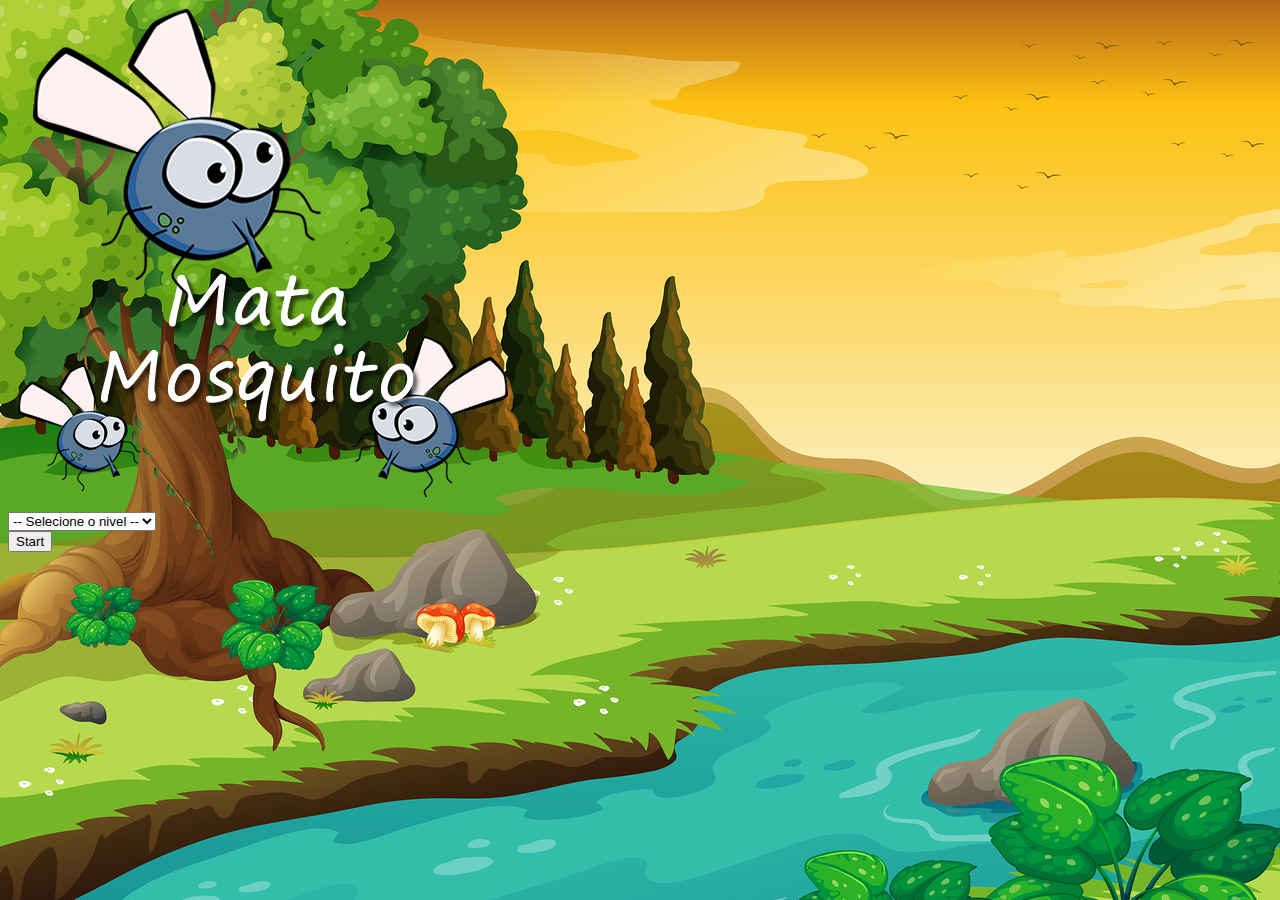
<file: PROJETO #8 - JOGO MATA MOSQUITO/index.html>
<!DOCTYPE html>
<html lang="en">

<head>
    <meta charset="UTF-8">
    <meta http-equiv="X-UA-Compatible" content="IE=edge">
    <meta name="viewport" content="width=device-width, initial-scale=1.0">
    <!-- CSS only --> 
    <link href="https://cdn.jsdelivr.net/npm/bootstrap@5.1.3/dist/css/bootstrap.min.css" rel="stylesheet"
        integrity="sha384-1BmE4kWBq78iYhFldvKuhfTAU6auU8tT94WrHftjDbrCEXSU1oBoqyl2QvZ6jIW3" crossorigin="anonymous">
    <link rel="stylesheet" href="style.css">
    <title>Document</title>

    <script>
        function iniciarJogo() {
            var nivel = document.getElementById('nivel').value

            if (nivel === '') {
                alert('Selecione um nivel para iniciar')
                return false
            }

            window.location.href = "app.html?" + nivel
        }
    </script>
</head>

<body>
    <div class="container">
        <div class="row">
            <div class="col">
                <div class="d-flex justify-content-center">
                    <img src="img/game.png" alt="">
                </div>
            </div>
        </div>

        <div class="row">
            <div class="col">
                <div class="d-flex justify-content-center">
                    <div class="mb-2">
                        <select name="" id="nivel" class="form-control">
                            <option value="">-- Selecione o nivel --</option>
                            <option id="normal" value="normal">Normal</option>
                            <option id="dificil" value="dificil">Dificil</option>
                            <option id="deuruim" value="deuruim">Deus dos deuses</option>
                        </select>
                    </div>
                </div>
            </div>
        </div>
        
        <div class="row">
            <div class="col">
                <div class="d-flex justify-content-center">
                    <button type="button" class="btn btn-danger btn-lg" onclick="iniciarJogo()">Start</button>
                </div>
            </div>
        </div>
    </div>
</body>

</html>
</file>
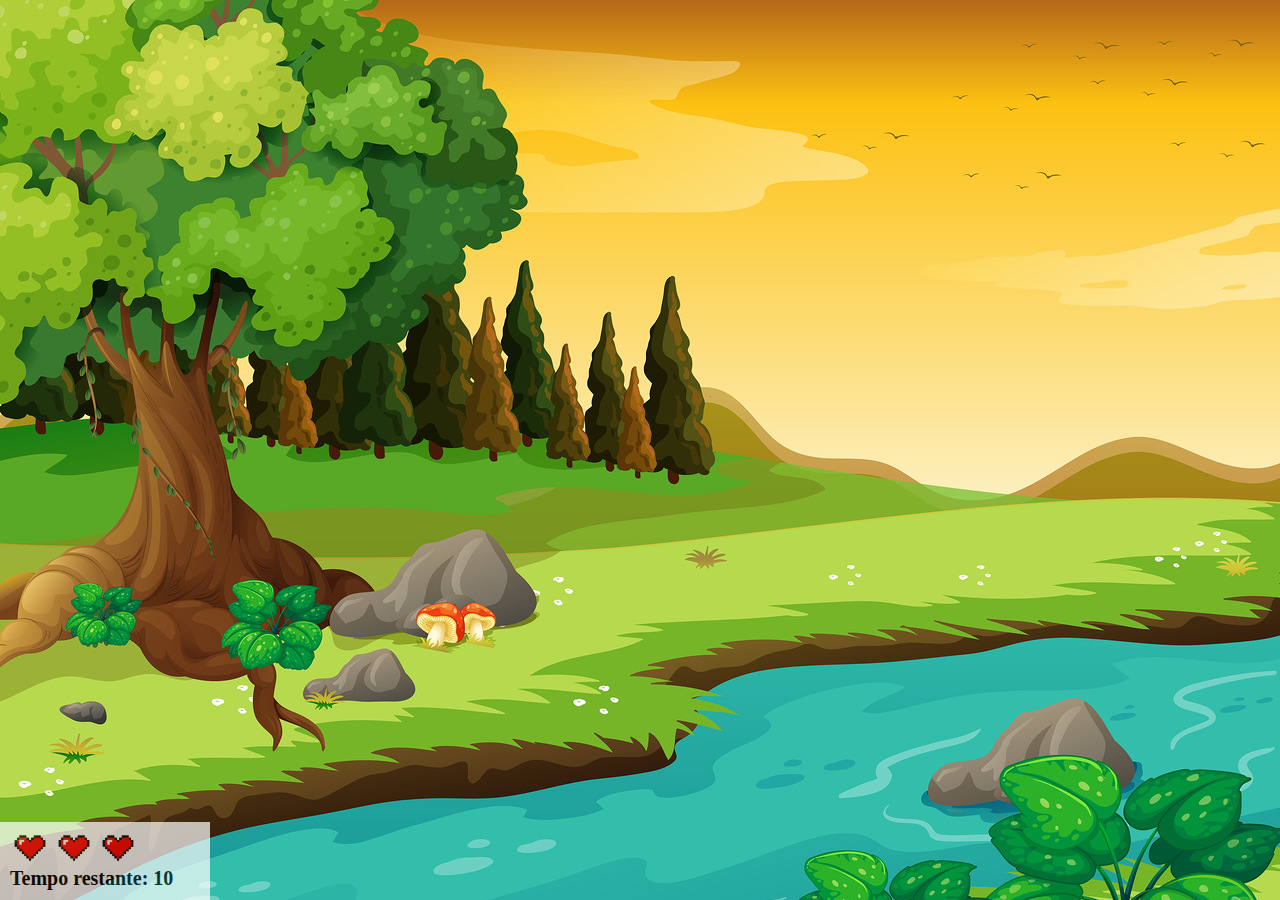
<file: PROJETO #8 - JOGO MATA MOSQUITO/app.html>
<!DOCTYPE html>
<html lang="en">

<head>
    <meta charset="UTF-8">
    <meta http-equiv="X-UA-Compatible" content="IE=edge">
    <meta name="viewport" content="width=device-width, initial-scale=1.0">
    <title>Document</title>
    <script src="jogo.js"></script>
    <link rel="stylesheet" href="style.css">
</head>

<!-- faz com que a função js se ajuste com o tamanho da tela disponivel do browser, é só testar no console -->

<body onresize="ajustaTamanhoTelaJogo()">

    <div class="painel">
        <div class="vidas">
            <img id="v1" src="img/coracao_cheio.png" alt="">
            <img id="v2" src="img/coracao_cheio.png" alt="">
            <img id="v3" src="img/coracao_cheio.png" alt="">
        </div>

        <div class="cronometro">
            Tempo restante: <span id="cronometro"></span>
        </div>
    </div>

    <script>
        document.getElementById('cronometro').innerHTML = tempo

        var criaMosquito = setInterval(function () { // adiciona, a cada 1 segundo, um novo mosquito
            posicaoRandom()
        }, clearMosquitoTempo)
    </script>

</body>

</html>
</file>
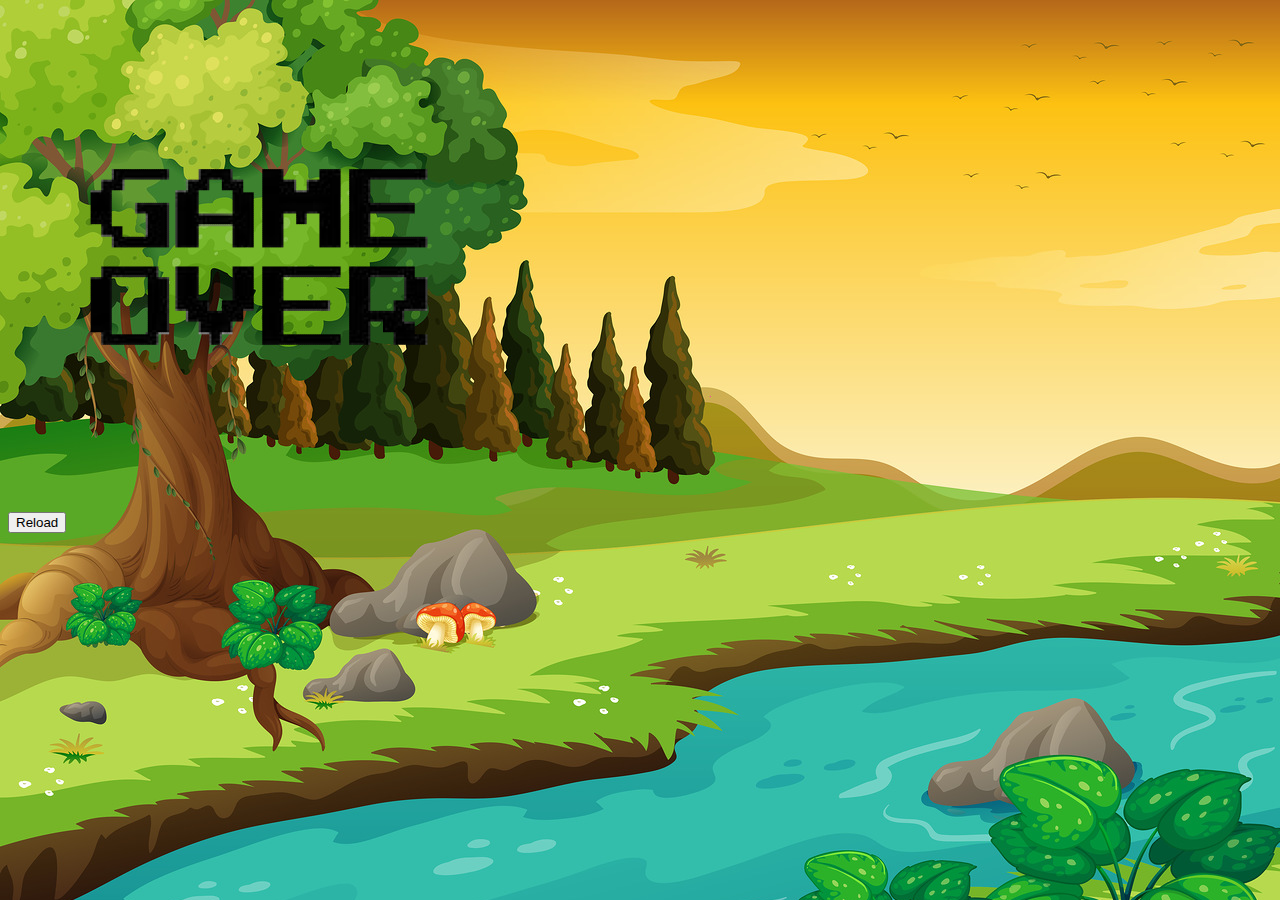
<file: PROJETO #8 - JOGO MATA MOSQUITO/fim-de-jogo.html>
<!DOCTYPE html>
<html lang="en">

<head>
    <meta charset="UTF-8">
    <meta http-equiv="X-UA-Compatible" content="IE=edge">
    <meta name="viewport" content="width=device-width, initial-scale=1.0">
    <!-- CSS only -->
    <link href="https://cdn.jsdelivr.net/npm/bootstrap@5.1.3/dist/css/bootstrap.min.css" rel="stylesheet"
        integrity="sha384-1BmE4kWBq78iYhFldvKuhfTAU6auU8tT94WrHftjDbrCEXSU1oBoqyl2QvZ6jIW3" crossorigin="anonymous">
    <link rel="stylesheet" href="style.css">
    <title>Document</title>
</head>

<body>
    <div class="container">
        <div class="row">
            <div class="col">
                <div class="d-flex justify-content-center">
                    <img src="img/game-over.png" alt="">
                </div>
            </div>
        </div>

        <div class="row">
            <div class="col">
                <div class="d-flex justify-content-center">
                    <button type="button" class="btn btn-dark btn-lg"
                        onclick="window.location.href = 'index.html'">Reload</button>
                </div>
            </div>
        </div>
    </div>
</body>

</html>
</file>
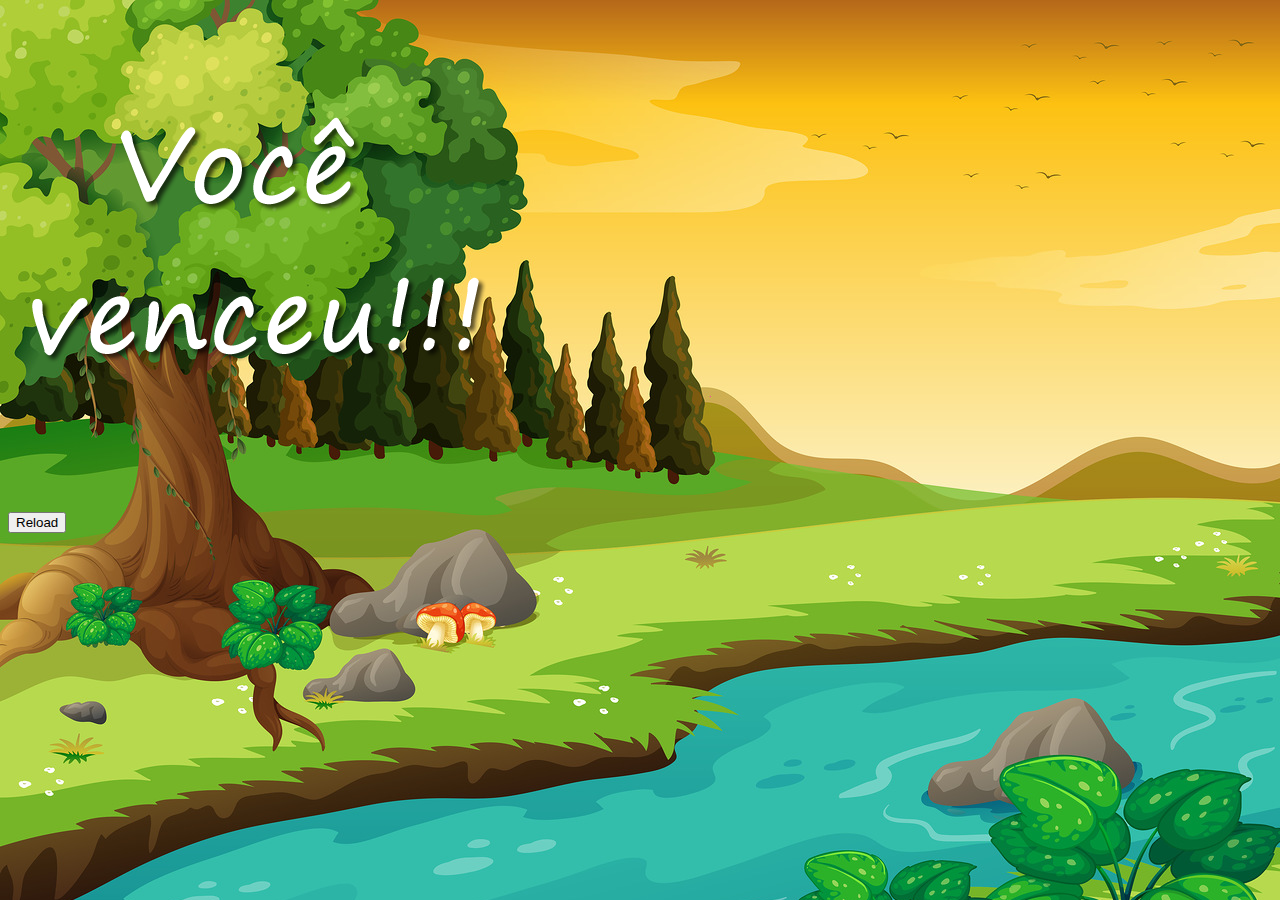
<file: PROJETO #8 - JOGO MATA MOSQUITO/vitoria.html>
<!DOCTYPE html>
<html lang="en">

<head>
    <meta charset="UTF-8">
    <meta http-equiv="X-UA-Compatible" content="IE=edge">
    <meta name="viewport" content="width=device-width, initial-scale=1.0">
    <!-- CSS only -->
    <link href="https://cdn.jsdelivr.net/npm/bootstrap@5.1.3/dist/css/bootstrap.min.css" rel="stylesheet"
        integrity="sha384-1BmE4kWBq78iYhFldvKuhfTAU6auU8tT94WrHftjDbrCEXSU1oBoqyl2QvZ6jIW3" crossorigin="anonymous">
    <link rel="stylesheet" href="style.css">
    <title>Document</title>
</head>

<body>
    <div class="container">
        <div class="row">
            <div class="col">
                <div class="d-flex justify-content-center">
                    <img src="img/vitoria.png" alt="">
                </div>
            </div>
        </div>

        <div class="row">
            <div class="col">
                <div class="d-flex justify-content-center">
                    <button type="button" class="btn btn-dark btn-lg"
                        onclick="window.location.href = 'index.html'">Reload</button>
                </div>
            </div>
        </div>
    </div>
</body>

</html>
</file>
<file: PROJETO #8 - JOGO MATA MOSQUITO/style.css>
html {
	cursor: url(img/mata-mosquito.png) 30 30, auto;
}

body {
	background-image: url(img/bg.jpg);
	background-repeat: no-repeat;
	background-size: 100%;
}

.mosquito1 {
	width: 50px;
	height: 50px;
}

.mosquito2 {
	width: 70px;
	height: 70px;
}

.mosquito3 {
	width: 90px;
	height: 90px;
}

/* não é necessario definir o lado A pois é o default */
.ladoB {
	transform: scaleX(-1); /*vira horitontalmente*/
}

.painel {
	position: absolute;
	width: 190px;
	padding: 10px;
	left: 0;
	bottom: 0px;
	border-top: 1px solid #fff;
	background-color: #fff;
	opacity: 0.7;
}

.vidas {
	float: left;
}

.vidas img {
	width: 40px;
	height: 30px;
}

.cronometro {
	float: left;
	font-size: 20px;
	font-weight: bold;
}
</file>
